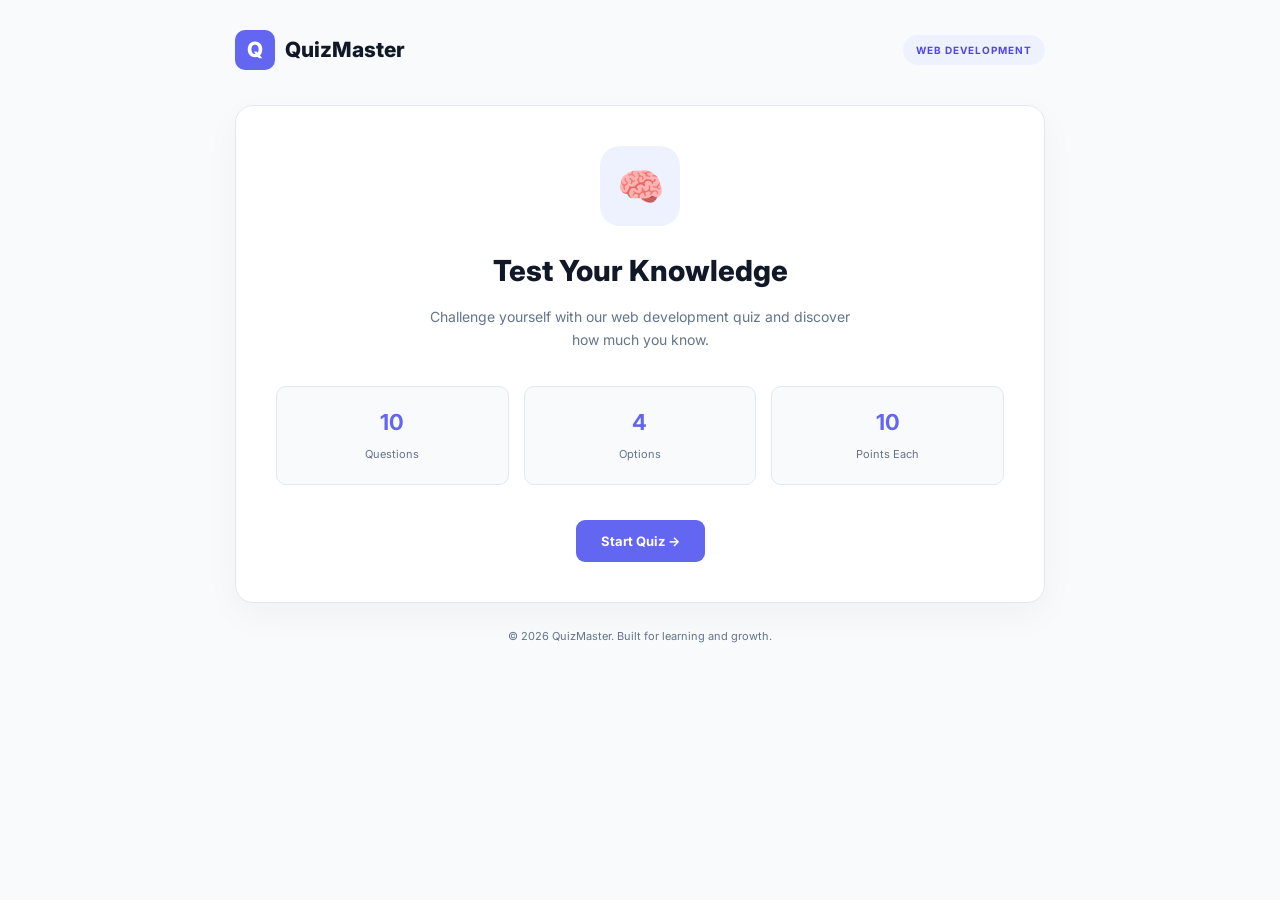
<file: Quiz-Application-04/index.html>
<!doctype html>
<html lang="en">
  <head>
    <meta charset="UTF-8" />

    <meta name="viewport" content="width=device-width, initial-scale=1.0" />

    <meta
      name="description"
      content="Test your web development knowledge with QuizMaster."
    />

    <title>QuizMaster | Test Your Knowledge</title>

    <!-- Google Fonts -->
    <link rel="preconnect" href="https://fonts.googleapis.com" />

    <link rel="preconnect" href="https://fonts.gstatic.com" crossorigin />

    <link
      href="https://fonts.googleapis.com/css2?family=Inter:wght@400;500;600;700;800&display=swap"
      rel="stylesheet"
    />

    <!-- CSS -->
    <link rel="stylesheet" href="css/style.css" />

    <!-- JavaScript -->
    <script src="js/script.js" defer></script>
  </head>

  <body>
    <main class="quiz-container">
      <!-- Application Header -->
      <header class="quiz-header">
        <div class="logo">
          <span class="logo-icon">Q</span>

          <span>QuizMaster</span>
        </div>

        <span class="category-badge"> WEB DEVELOPMENT </span>
      </header>

      <!-- Quiz Application -->
      <section class="quiz-card">
        <!-- Start Screen -->
        <div class="start-screen" id="startScreen">
          <div class="quiz-icon">🧠</div>

          <h1>Test Your Knowledge</h1>

          <p>
            Challenge yourself with our web development quiz and discover how
            much you know.
          </p>

          <div class="quiz-info">
            <div class="info-item">
              <strong>10</strong>
              <span>Questions</span>
            </div>

            <div class="info-item">
              <strong>4</strong>
              <span>Options</span>
            </div>

            <div class="info-item">
              <strong>10</strong>
              <span>Points Each</span>
            </div>
          </div>

          <button class="primary-button" id="startButton" type="button">
            Start Quiz →
          </button>
        </div>

        <!-- Quiz Screen -->
        <div class="quiz-screen hidden" id="quizScreen">
          <!-- Progress Header -->
          <div class="quiz-top">
            <span id="questionCounter"> Question 1 of 10 </span>

            <span id="progressPercentage"> 10% Completed </span>
          </div>

          <!-- Progress Bar -->
          <div
            class="progress-track"
            role="progressbar"
            aria-label="Quiz progress"
            aria-valuemin="0"
            aria-valuemax="10"
            aria-valuenow="0"
            id="progressBar"
          >
            <div class="progress-fill" id="progressFill"></div>
          </div>

          <!-- Question -->
          <div class="question-section">
            <h2 id="questionText">Question will appear here.</h2>
          </div>

          <!-- Answer Options -->
          <div class="options-container" id="optionsContainer"></div>

          <!-- Validation Message -->
          <p class="error-message hidden" id="errorMessage" role="alert">
            Please select an answer before continuing.
          </p>

          <!-- Quiz Controls -->
          <div class="quiz-controls">
            <button class="primary-button" id="nextButton" type="button">
              Next Question →
            </button>
          </div>
        </div>

        <!-- Result Screen -->
        <div class="result-screen hidden" id="resultScreen">
          <div class="result-icon">🏆</div>

          <h2>Quiz Completed!</h2>

          <p class="result-description">
            Congratulations on completing the quiz.
          </p>

          <div class="score-card">
            <span>Your Final Score</span>

            <h3 id="finalScore">0 / 100</h3>

            <p id="resultMessage">Keep learning and try again!</p>
          </div>

          <button class="primary-button" id="restartButton" type="button">
            ↻ Restart Quiz
          </button>
        </div>
      </section>

      <!-- Application Footer -->
      <footer class="quiz-footer">
        <p>&copy; 2026 QuizMaster. Built for learning and growth.</p>
      </footer>
    </main>
  </body>
</html>
</file>
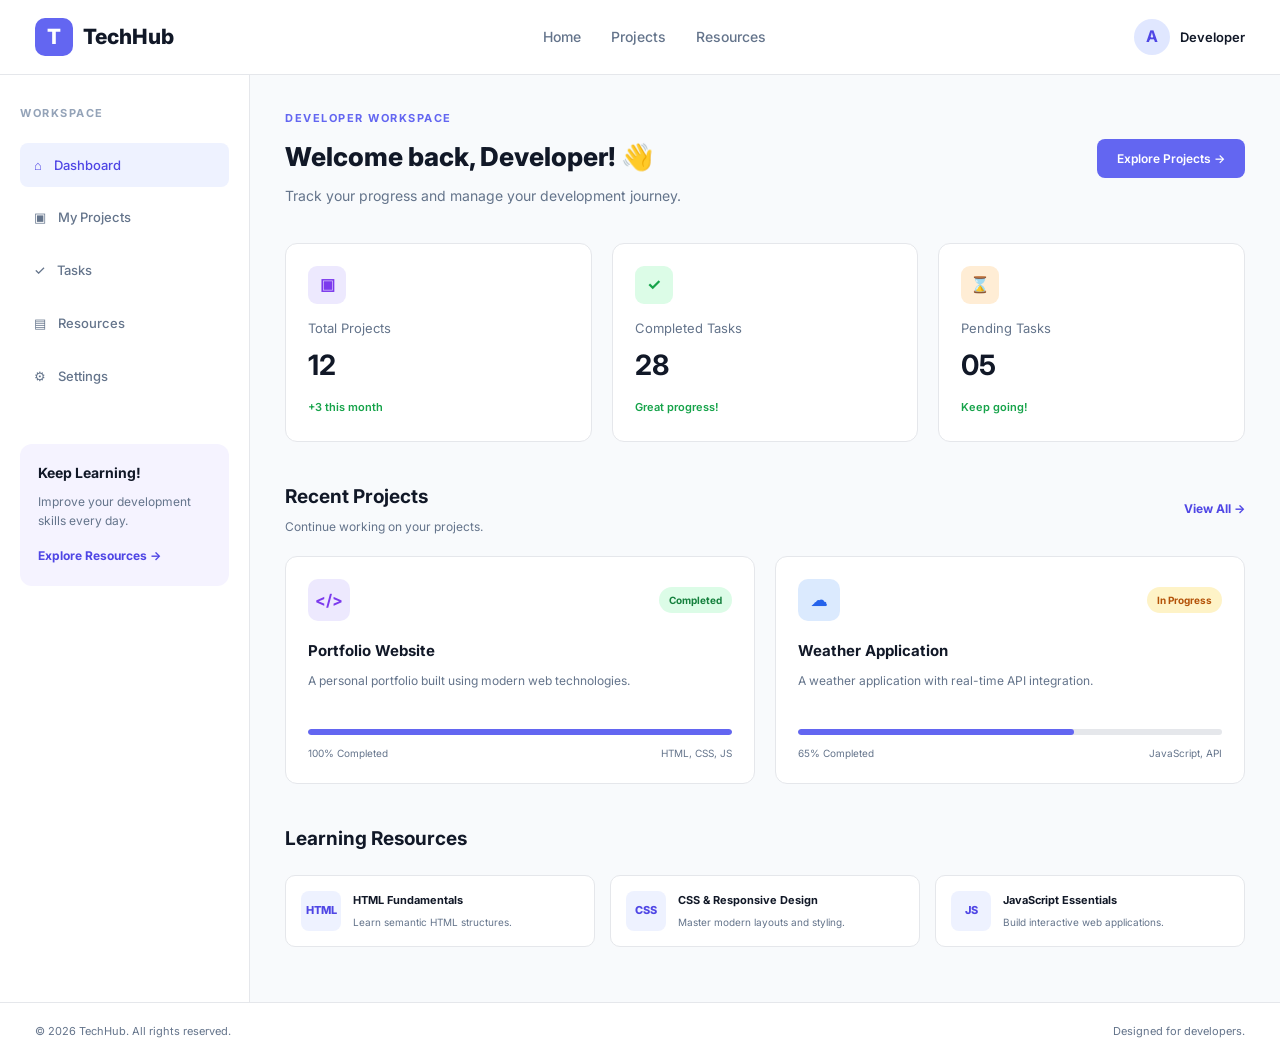
<file: Responsive-Layout-03/index.html>
<!doctype html>
<html lang="en">
  <head>
    <meta charset="UTF-8" />

    <meta name="viewport" content="width=device-width, initial-scale=1.0" />

    <meta
      name="description"
      content="TechHub developer dashboard with responsive layout."
    />

    <title>TechHub | Developer Dashboard</title>

    <!-- Google Fonts -->
    <link rel="preconnect" href="https://fonts.googleapis.com" />

    <link rel="preconnect" href="https://fonts.gstatic.com" crossorigin />

    <link
      href="https://fonts.googleapis.com/css2?family=Inter:wght@400;500;600;700;800&display=swap"
      rel="stylesheet"
    />

    <!-- CSS -->
    <link rel="stylesheet" href="css/style.css" />
  </head>

  <body>
    <!-- Main Page Layout -->
    <div class="page-layout">
      <!-- Header Section -->
      <header class="header">
        <div class="logo">
          <span class="logo-icon">T</span>
          <span>TechHub</span>
        </div>

        <nav class="header-nav" aria-label="Main navigation">
          <a href="#home">Home</a>
          <a href="#projects">Projects</a>
          <a href="#resources">Resources</a>
        </nav>

        <div class="profile">
          <span class="profile-avatar">A</span>

          <span class="profile-name"> Developer </span>
        </div>
      </header>

      <!-- Sidebar Section -->
      <aside class="sidebar">
        <div class="sidebar-heading">WORKSPACE</div>

        <nav aria-label="Sidebar navigation">
          <a href="#home" class="sidebar-link active">
            <span>⌂</span>
            Dashboard
          </a>

          <a href="#projects" class="sidebar-link">
            <span>▣</span>
            My Projects
          </a>

          <a href="#tasks" class="sidebar-link">
            <span>✓</span>
            Tasks
          </a>

          <a href="#resources" class="sidebar-link">
            <span>▤</span>
            Resources
          </a>

          <a href="#settings" class="sidebar-link">
            <span>⚙</span>
            Settings
          </a>
        </nav>

        <div class="sidebar-card">
          <h3>Keep Learning!</h3>

          <p>Improve your development skills every day.</p>

          <a href="#resources"> Explore Resources → </a>
        </div>
      </aside>

      <!-- Main Content Section -->
      <main class="main-content" id="home">
        <section class="welcome-section">
          <div>
            <p class="welcome-label">DEVELOPER WORKSPACE</p>

            <h1>Welcome back, Developer! 👋</h1>

            <p class="welcome-description">
              Track your progress and manage your development journey.
            </p>
          </div>

          <button class="primary-button" type="button" id="exploreButton">
            Explore Projects →
          </button>
        </section>

        <!-- Statistics Section -->
        <section class="stats-grid" aria-label="Project statistics">
          <article class="stat-card">
            <span class="stat-icon purple">▣</span>

            <p>Total Projects</p>

            <h2>12</h2>

            <span class="stat-note"> +3 this month </span>
          </article>

          <article class="stat-card">
            <span class="stat-icon green">✓</span>

            <p>Completed Tasks</p>

            <h2>28</h2>

            <span class="stat-note"> Great progress! </span>
          </article>

          <article class="stat-card">
            <span class="stat-icon orange">⌛</span>

            <p>Pending Tasks</p>

            <h2>05</h2>

            <span class="stat-note"> Keep going! </span>
          </article>
        </section>

        <!-- Projects Section -->
        <section class="projects-section" id="projects">
          <div class="section-heading">
            <div>
              <h2>Recent Projects</h2>

              <p>Continue working on your projects.</p>
            </div>

            <a href="#projects"> View All → </a>
          </div>

          <div class="project-grid">
            <article class="project-card">
              <div class="project-top">
                <span class="project-icon purple"> &lt;/&gt; </span>

                <span class="project-status"> Completed </span>
              </div>

              <h3>Portfolio Website</h3>

              <p>A personal portfolio built using modern web technologies.</p>

              <div class="progress-bar">
                <span style="width: 100%"></span>
              </div>

              <div class="project-footer">
                <span>100% Completed</span>
                <span>HTML, CSS, JS</span>
              </div>
            </article>

            <article class="project-card">
              <div class="project-top">
                <span class="project-icon blue"> ☁ </span>

                <span class="project-status ongoing"> In Progress </span>
              </div>

              <h3>Weather Application</h3>

              <p>A weather application with real-time API integration.</p>

              <div class="progress-bar">
                <span style="width: 65%"></span>
              </div>

              <div class="project-footer">
                <span>65% Completed</span>
                <span>JavaScript, API</span>
              </div>
            </article>
          </div>
        </section>

        <!-- Learning Resources -->
        <section class="resources-section" id="resources">
          <h2>Learning Resources</h2>

          <div class="resource-list">
            <article class="resource-item">
              <span class="resource-icon"> HTML </span>

              <div>
                <h3>HTML Fundamentals</h3>
                <p>Learn semantic HTML structures.</p>
              </div>
            </article>

            <article class="resource-item">
              <span class="resource-icon"> CSS </span>

              <div>
                <h3>CSS & Responsive Design</h3>
                <p>Master modern layouts and styling.</p>
              </div>
            </article>

            <article class="resource-item">
              <span class="resource-icon"> JS </span>

              <div>
                <h3>JavaScript Essentials</h3>
                <p>Build interactive web applications.</p>
              </div>
            </article>
          </div>
        </section>
      </main>

      <!-- Footer Section -->
      <footer class="footer">
        <p>&copy; 2026 TechHub. All rights reserved.</p>

        <p>Designed for developers.</p>
      </footer>
    </div>

    <!-- JavaScript Interaction -->
    <script>
      const exploreButton = document.getElementById("exploreButton");

      exploreButton.addEventListener("click", () => {
        document.getElementById("projects").scrollIntoView({
          behavior: "smooth",
        });
      });
    </script>
  </body>
</html>
</file>
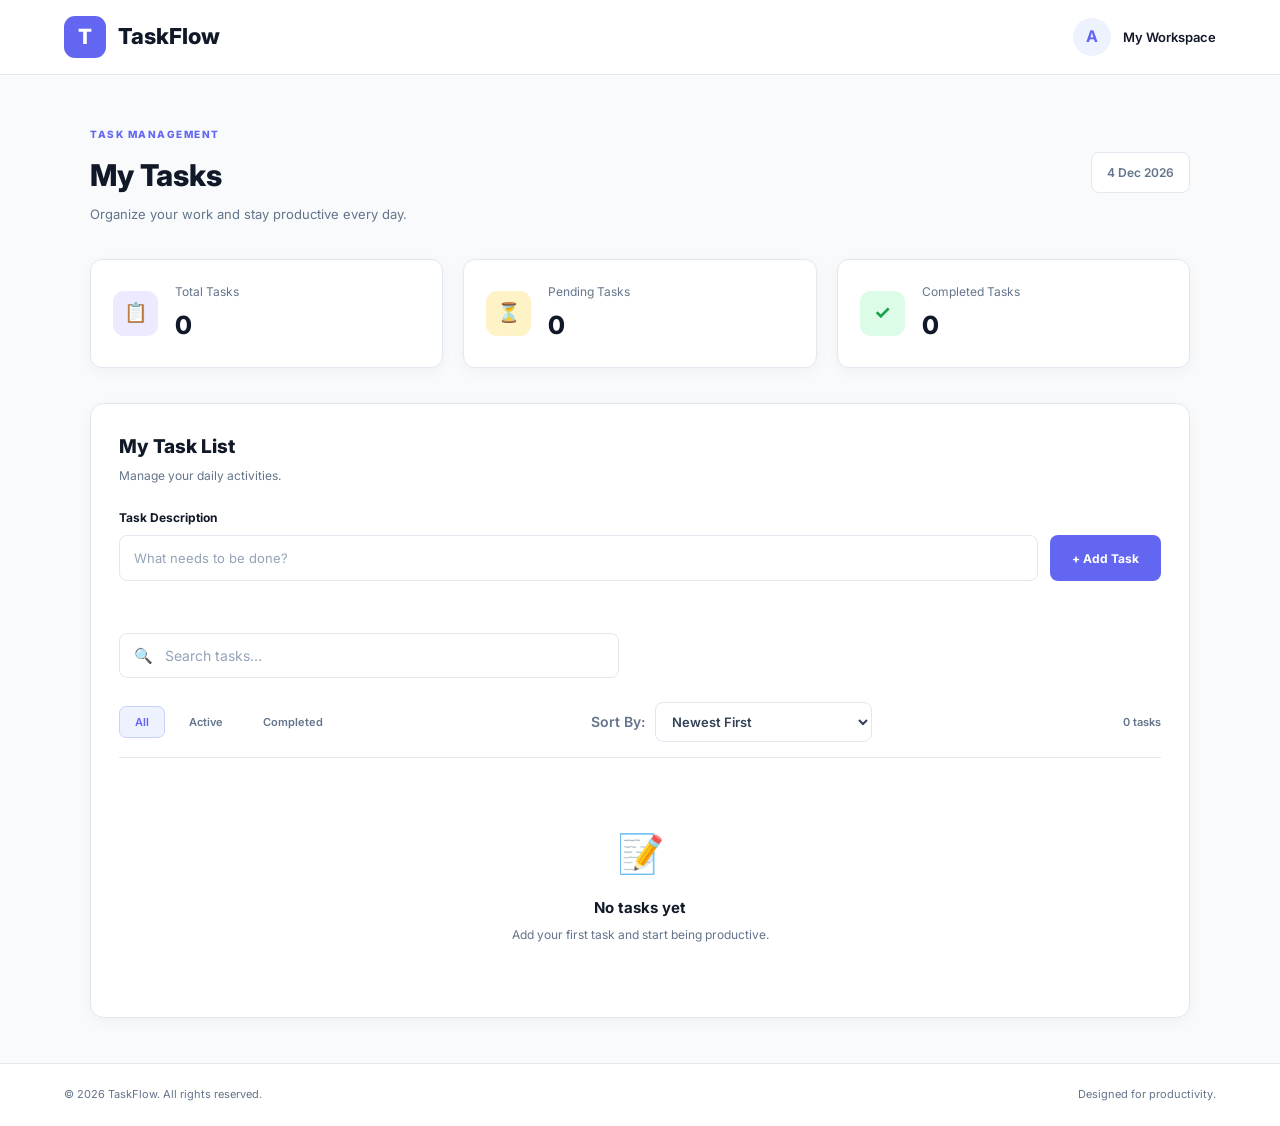
<file: Todo-Application-05/index.html>
<!doctype html>
<html lang="en">
  <head>
    <meta charset="UTF-8" />

    <meta name="viewport" content="width=device-width, initial-scale=1.0" />

    <meta
      name="description"
      content="TaskFlow is a simple and professional task management application."
    />

    <title>TaskFlow | Smart Task Manager</title>

    <!-- Google Fonts -->
    <link rel="preconnect" href="https://fonts.googleapis.com" />

    <link rel="preconnect" href="https://fonts.gstatic.com" crossorigin />

    <link
      href="https://fonts.googleapis.com/css2?family=Inter:wght@400;500;600;700;800&display=swap"
      rel="stylesheet"
    />

    <!-- Custom CSS -->
    <link rel="stylesheet" href="css/style.css" />

    <!-- JavaScript -->
    <script src="js/script.js" defer></script>
  </head>

  <body>
    <div class="app-container">
      <!-- =========================
             HEADER
        ========================== -->

      <header class="app-header">
        <div class="brand">
          <div class="brand-icon">T</div>

          <span>TaskFlow</span>
        </div>

        <div class="header-profile">
          <span class="profile-avatar">A</span>

          <span class="profile-name">My Workspace</span>
        </div>
      </header>

      <!-- =========================
             MAIN CONTENT
        ========================== -->

      <main class="main-content">
        <!-- Page Heading -->

        <section class="welcome-section">
          <div>
            <span class="section-label"> TASK MANAGEMENT </span>

            <h1>My Tasks</h1>

            <p>Organize your work and stay productive every day.</p>
          </div>

          <div class="today-date" id="todayDate"></div>
        </section>

        <!-- =========================
                 TASK STATISTICS
            ========================== -->

        <section class="stats-container">
          <article class="stat-card">
            <div class="stat-icon total-icon">📋</div>

            <div>
              <p>Total Tasks</p>

              <h2 id="totalTasks">0</h2>
            </div>
          </article>

          <article class="stat-card">
            <div class="stat-icon active-icon">⏳</div>

            <div>
              <p>Pending Tasks</p>

              <h2 id="pendingTasks">0</h2>
            </div>
          </article>

          <article class="stat-card">
            <div class="stat-icon completed-icon">✓</div>

            <div>
              <p>Completed Tasks</p>

              <h2 id="completedTasks">0</h2>
            </div>
          </article>
        </section>

        <!-- =========================
                 TASK MANAGEMENT SECTION
            ========================== -->

        <section class="task-section">
          <div class="task-heading">
            <div>
              <h2>My Task List</h2>

              <p>Manage your daily activities.</p>
            </div>
          </div>

          <!-- ADD TASK FORM -->

          <form id="taskForm" class="task-form">
            <div class="input-group">
              <label for="taskInput"> Task Description </label>

              <input
                type="text"
                id="taskInput"
                placeholder="What needs to be done?"
                maxlength="120"
                autocomplete="off"
                required
              />
            </div>

            <button type="submit" class="add-button" id="addButton">
              + Add Task
            </button>
          </form>

          <!-- VALIDATION MESSAGE -->

          <p
            id="errorMessage"
            class="error-message"
            role="alert"
            aria-live="polite"
          ></p>

          <!-- =========================
         TASK SEARCH
    ========================== -->

          <div class="search-container">
            <div class="search-input-group">
              <span class="search-icon">🔍</span>

              <input
                type="search"
                id="searchInput"
                placeholder="Search tasks..."
                autocomplete="off"
                aria-label="Search tasks by description"
              />

              <button
                type="button"
                id="clearSearch"
                class="clear-search-button"
                aria-label="Clear search"
                hidden
              >
                ✕
              </button>
            </div>

            <p
              id="searchResultsCount"
              class="search-results-count"
              aria-live="polite"
            ></p>
          </div>

          <!-- =========================
     TASK FILTERS & SORTING
========================== -->

          <div class="task-toolbar">
            <div class="filter-buttons">
              <button
                type="button"
                class="filter-button active"
                data-filter="all"
              >
                All
              </button>

              <button type="button" class="filter-button" data-filter="active">
                Active
              </button>

              <button
                type="button"
                class="filter-button"
                data-filter="completed"
              >
                Completed
              </button>
            </div>

            <!-- TASK SORTING -->

            <div class="sort-container">
              <label for="sortSelect">Sort By:</label>

              <select id="sortSelect" aria-label="Sort tasks">
                <option value="newest">Newest First</option>

                <option value="oldest">Oldest First</option>

                <option value="az">A – Z</option>

                <option value="za">Z – A</option>

                <option value="dueDate">Due Date (Earliest First)</option>
              </select>
            </div>

            <span id="taskCount">0 tasks</span>
          </div>
          <!-- =========================
                     TASK LIST
                ========================== -->

          <div class="task-list" id="taskList">
            <!-- JavaScript dynamically generates tasks here -->

            <div class="empty-state" id="emptyState">
              <div class="empty-icon">📝</div>

              <h3>No tasks yet</h3>

              <p>Add your first task and start being productive.</p>
            </div>
          </div>
        </section>
      </main>

      <!-- =========================
             FOOTER
        ========================== -->

      <footer class="app-footer">
        <p>&copy; 2026 TaskFlow. All rights reserved.</p>

        <p>Designed for productivity.</p>
      </footer>
    </div>
  </body>
</html>
</file>
<file: Quiz-Application-04/css/style.css>
/* =====================================
   1. CSS RESET
===================================== */

* {
    margin: 0;
    padding: 0;
    box-sizing: border-box;
}


/* =====================================
   2. ROOT VARIABLES
===================================== */

:root {

    --primary: #6366f1;
    --primary-dark: #4f46e5;

    --background: #f8fafc;
    --white: #ffffff;

    --text-primary: #111827;
    --text-secondary: #64748b;

    --border: #e2e8f0;

    --success: #16a34a;
    --danger: #dc2626;

}


/* =====================================
   3. GLOBAL STYLING
===================================== */

body {

    font-family: 'Inter', sans-serif;

    background: var(--background);

    color: var(--text-primary);

    min-height: 100vh;

    line-height: 1.6;

}


button {
    font-family: inherit;
}


/* =====================================
   4. MAIN CONTAINER
===================================== */

.quiz-container {

    width: 100%;

    max-width: 850px;

    margin: 0 auto;

    padding: 30px 20px;

}


/* =====================================
   5. HEADER
===================================== */

.quiz-header {

    display: flex;

    justify-content: space-between;

    align-items: center;

    margin-bottom: 35px;

}


.logo {

    display: flex;

    align-items: center;

    gap: 10px;

    font-size: 21px;

    font-weight: 800;

}


.logo-icon {

    width: 40px;

    height: 40px;

    display: grid;

    place-items: center;

    background: var(--primary);

    color: var(--white);

    border-radius: 10px;

}


.category-badge {

    padding: 7px 13px;

    background: #eef2ff;

    color: var(--primary-dark);

    border-radius: 20px;

    font-size: 10px;

    font-weight: 700;

    letter-spacing: 1px;

}


/* =====================================
   6. QUIZ CARD
===================================== */

.quiz-card {

    background: var(--white);

    border: 1px solid var(--border);

    border-radius: 18px;

    padding: 40px;

    box-shadow: 0 12px 35px rgba(0, 0, 0, 0.04);

}


/* =====================================
   7. START SCREEN
===================================== */

.start-screen {

    text-align: center;

}


.quiz-icon {

    width: 80px;

    height: 80px;

    display: grid;

    place-items: center;

    background: #eef2ff;

    border-radius: 20px;

    font-size: 38px;

    margin: 0 auto 22px;

}


.start-screen h1 {

    font-size: 29px;

    font-weight: 800;

    margin-bottom: 12px;

}


.start-screen > p {

    max-width: 450px;

    margin: 0 auto;

    color: var(--text-secondary);

    font-size: 14px;

}


/* =====================================
   8. QUIZ INFORMATION
===================================== */

.quiz-info {

    display: grid;

    grid-template-columns: repeat(3, 1fr);

    gap: 15px;

    margin: 35px 0;

}


.info-item {

    padding: 18px 10px;

    background: #f8fafc;

    border: 1px solid var(--border);

    border-radius: 10px;

}


.info-item strong {

    display: block;

    font-size: 22px;

    color: var(--primary);

}


.info-item span {

    color: var(--text-secondary);

    font-size: 11px;

}


/* =====================================
   9. PRIMARY BUTTON
===================================== */

.primary-button {

    padding: 13px 25px;

    border: none;

    border-radius: 9px;

    background: var(--primary);

    color: var(--white);

    font-size: 13px;

    font-weight: 700;

    cursor: pointer;

    transition: background 0.3s ease,
                transform 0.2s ease;

}


.primary-button:hover {

    background: var(--primary-dark);

    transform: translateY(-2px);

}


.primary-button:active {

    transform: scale(0.98);

}


.primary-button:focus-visible {

    outline: 3px solid #a5b4fc;

    outline-offset: 3px;

}


/* =====================================
   10. QUIZ SCREEN
===================================== */

.quiz-top {

    display: flex;

    justify-content: space-between;

    gap: 12px;

    color: var(--text-secondary);

    font-size: 12px;

    font-weight: 600;

    margin-bottom: 12px;

}


/* Progress Bar */

.progress-track {

    width: 100%;

    height: 8px;

    background: #e5e7eb;

    border-radius: 20px;

    overflow: hidden;

}


.progress-fill {

    width: 0%;

    height: 100%;

    background: var(--primary);

    border-radius: inherit;

    transition: width 0.3s ease;

}


/* =====================================
   11. QUESTION SECTION
===================================== */

.question-section {

    margin: 35px 0 25px;

}


.question-section h2 {

    font-size: 21px;

    font-weight: 700;

    line-height: 1.5;

}


/* =====================================
   12. ANSWER OPTIONS
===================================== */

.options-container {

    display: flex;

    flex-direction: column;

    gap: 13px;

}


.option-button {

    display: flex;

    align-items: center;

    gap: 14px;

    width: 100%;

    padding: 16px;

    border: 1px solid var(--border);

    border-radius: 10px;

    background: var(--white);

    color: var(--text-primary);

    text-align: left;

    font-size: 13px;

    cursor: pointer;

    transition: all 0.2s ease;

}


.option-button:hover:not(:disabled) {

    border-color: var(--primary);

    background: #f5f3ff;

}


.option-letter {

    width: 30px;

    height: 30px;

    display: grid;

    place-items: center;

    flex-shrink: 0;

    background: #f1f5f9;

    color: var(--text-secondary);

    border-radius: 7px;

    font-size: 12px;

    font-weight: 700;

}


.option-button.selected {

    border-color: var(--primary);

    background: #eef2ff;

}


.option-button.selected .option-letter {

    background: var(--primary);

    color: var(--white);

}


/* =====================================
   13. VALIDATION MESSAGE
===================================== */

.error-message {

    margin-top: 15px;

    color: var(--danger);

    font-size: 12px;

    font-weight: 500;

}


/* =====================================
   14. QUIZ CONTROLS
===================================== */

.quiz-controls {

    display: flex;

    justify-content: flex-end;

    margin-top: 30px;

}


/* =====================================
   15. RESULT SCREEN
===================================== */

.result-screen {

    text-align: center;

}


.result-icon {

    font-size: 65px;

    margin-bottom: 15px;

}


.result-screen h2 {

    font-size: 28px;

    margin-bottom: 8px;

}


.result-description {

    color: var(--text-secondary);

    font-size: 13px;

}


.score-card {

    margin: 30px 0;

    padding: 25px;

    background: #eef2ff;

    border-radius: 14px;

}


.score-card > span {

    color: var(--text-secondary);

    font-size: 12px;

}


.score-card h3 {

    color: var(--primary-dark);

    font-size: 38px;

    margin: 8px 0;

}


.score-card p {

    color: var(--text-secondary);

    font-size: 12px;

}


/* =====================================
   16. FOOTER
===================================== */

.quiz-footer {

    text-align: center;

    padding: 25px 10px;

    color: var(--text-secondary);

    font-size: 11px;

}


/* =====================================
   17. UTILITY CLASS
===================================== */

.hidden {

    display: none !important;

}


/* =====================================
   18. RESPONSIVE DESIGN
===================================== */

@media (max-width: 600px) {

    .quiz-container {

        padding: 20px 15px;

    }


    .quiz-header {

        margin-bottom: 25px;

    }


    .logo {

        font-size: 18px;

    }


    .category-badge {

        font-size: 8px;

        padding: 6px 9px;

    }


    .quiz-card {

        padding: 25px 18px;

    }


    .start-screen h1 {

        font-size: 23px;

    }


    .question-section h2 {

        font-size: 18px;

    }


    .option-button {

        padding: 13px;

    }


    .quiz-top {

        font-size: 10px;

    }


    .quiz-info {

        gap: 8px;

    }

}
</file>
<file: Responsive-Layout-03/css/style.css>
/* =========================================
   1. CSS RESET
========================================= */

* {
    margin: 0;
    padding: 0;
    box-sizing: border-box;
}


/* =========================================
   2. ROOT VARIABLES
========================================= */

:root {

    --primary: #6366f1;
    --primary-dark: #4f46e5;

    --background: #f8fafc;
    --white: #ffffff;

    --text-primary: #111827;
    --text-secondary: #64748b;

    --border: #e5e7eb;

    --success: #16a34a;

}


/* =========================================
   3. GLOBAL STYLING
========================================= */

html {
    scroll-behavior: smooth;
}

body {

    font-family: 'Inter', sans-serif;

    background: var(--background);

    color: var(--text-primary);

    line-height: 1.6;

}


/* =========================================
   4. MAIN PAGE GRID
========================================= */

.page-layout {

    min-height: 100vh;

    display: grid;

    grid-template-columns: 250px minmax(0, 1fr);

    grid-template-rows: 75px 1fr auto;

}


/* =========================================
   5. HEADER
========================================= */

.header {

    grid-column: 1 / -1;

    grid-row: 1;

    display: flex;

    justify-content: space-between;

    align-items: center;

    padding: 0 35px;

    background: var(--white);

    border-bottom: 1px solid var(--border);

}


.logo {

    display: flex;

    align-items: center;

    gap: 10px;

    font-size: 21px;

    font-weight: 800;

}


.logo-icon {

    width: 38px;

    height: 38px;

    display: grid;

    place-items: center;

    background: var(--primary);

    color: var(--white);

    border-radius: 10px;

}


.header-nav {

    display: flex;

    gap: 30px;

}


.header-nav a {

    text-decoration: none;

    color: var(--text-secondary);

    font-size: 14px;

    font-weight: 500;

    transition: color 0.3s ease;

}


.header-nav a:hover {

    color: var(--primary);

}


.profile {

    display: flex;

    align-items: center;

    gap: 10px;

}


.profile-avatar {

    width: 36px;

    height: 36px;

    display: grid;

    place-items: center;

    background: #e0e7ff;

    color: var(--primary-dark);

    border-radius: 50%;

    font-weight: 700;

}


.profile-name {

    font-size: 13px;

    font-weight: 600;

}


/* =========================================
   6. SIDEBAR
========================================= */

.sidebar {

    grid-column: 1;

    grid-row: 2;

    background: var(--white);

    padding: 30px 20px;

    border-right: 1px solid var(--border);

}


.sidebar-heading {

    font-size: 11px;

    font-weight: 700;

    color: #94a3b8;

    letter-spacing: 1.5px;

    margin-bottom: 20px;

}


.sidebar nav {

    display: flex;

    flex-direction: column;

    gap: 8px;

}


.sidebar-link {

    display: flex;

    align-items: center;

    gap: 12px;

    padding: 12px 14px;

    border-radius: 8px;

    text-decoration: none;

    color: var(--text-secondary);

    font-size: 13px;

    font-weight: 500;

    transition: all 0.3s ease;

}


.sidebar-link:hover,
.sidebar-link.active {

    background: #eef2ff;

    color: var(--primary-dark);

}


.sidebar-card {

    margin-top: 45px;

    padding: 18px;

    background: #f5f3ff;

    border-radius: 12px;

}


.sidebar-card h3 {

    font-size: 14px;

    margin-bottom: 8px;

}


.sidebar-card p {

    font-size: 12px;

    color: var(--text-secondary);

    margin-bottom: 12px;

}


.sidebar-card a {

    color: var(--primary-dark);

    font-size: 12px;

    font-weight: 700;

    text-decoration: none;

}


/* =========================================
   7. MAIN CONTENT
========================================= */

.main-content {

    grid-column: 2;

    grid-row: 2;

    min-width: 0;

    padding: 35px;

}


.welcome-section {

    display: flex;

    justify-content: space-between;

    align-items: center;

    gap: 20px;

    margin-bottom: 35px;

}


.welcome-label {

    color: var(--primary);

    font-size: 11px;

    font-weight: 700;

    letter-spacing: 1.5px;

    margin-bottom: 8px;

}


.welcome-section h1 {

    font-size: 26px;

    font-weight: 800;

    margin-bottom: 8px;

}


.welcome-description {

    color: var(--text-secondary);

    font-size: 14px;

}


.primary-button {

    padding: 12px 20px;

    border: none;

    border-radius: 8px;

    background: var(--primary);

    color: var(--white);

    font-family: inherit;

    font-weight: 600;

    font-size: 12px;

    cursor: pointer;

    transition: background 0.3s ease;

}


.primary-button:hover {

    background: var(--primary-dark);

}


/* =========================================
   8. STATISTICS GRID
========================================= */

.stats-grid {

    display: grid;

    grid-template-columns: repeat(3, minmax(0, 1fr));

    gap: 20px;

    margin-bottom: 40px;

}


.stat-card {

    padding: 22px;

    background: var(--white);

    border: 1px solid var(--border);

    border-radius: 12px;

    transition: transform 0.3s ease,
                box-shadow 0.3s ease;

}


.stat-card:hover {

    transform: translateY(-4px);

    box-shadow: 0 10px 25px rgba(0, 0, 0, 0.05);

}


.stat-icon {

    width: 38px;

    height: 38px;

    display: grid;

    place-items: center;

    border-radius: 9px;

    font-weight: 700;

    margin-bottom: 14px;

}


.purple {

    background: #ede9fe;

    color: #7c3aed;

}


.green {

    background: #dcfce7;

    color: #16a34a;

}


.orange {

    background: #ffedd5;

    color: #ea580c;

}


.blue {

    background: #dbeafe;

    color: #2563eb;

}


.stat-card p {

    color: var(--text-secondary);

    font-size: 13px;

}


.stat-card h2 {

    font-size: 28px;

    margin: 5px 0;

}


.stat-note {

    color: var(--success);

    font-size: 11px;

    font-weight: 600;

}


/* =========================================
   9. PROJECT SECTION
========================================= */

.projects-section {

    margin-bottom: 40px;

}


.section-heading {

    display: flex;

    justify-content: space-between;

    align-items: center;

    margin-bottom: 20px;

}


.section-heading h2,
.resources-section h2 {

    font-size: 19px;

    margin-bottom: 5px;

}


.section-heading p {

    color: var(--text-secondary);

    font-size: 12px;

}


.section-heading a {

    color: var(--primary-dark);

    font-size: 12px;

    font-weight: 700;

    text-decoration: none;

}


.project-grid {

    display: grid;

    grid-template-columns: repeat(2, minmax(0, 1fr));

    gap: 20px;

}


.project-card {

    padding: 22px;

    background: var(--white);

    border: 1px solid var(--border);

    border-radius: 12px;

}


.project-top {

    display: flex;

    justify-content: space-between;

    align-items: center;

    margin-bottom: 18px;

}


.project-icon {

    width: 42px;

    height: 42px;

    display: grid;

    place-items: center;

    border-radius: 10px;

    font-weight: 700;

}


.project-status {

    padding: 5px 10px;

    border-radius: 20px;

    background: #dcfce7;

    color: #15803d;

    font-size: 10px;

    font-weight: 700;

}


.project-status.ongoing {

    background: #fef3c7;

    color: #b45309;

}


.project-card h3 {

    font-size: 15px;

    margin-bottom: 8px;

}


.project-card p {

    color: var(--text-secondary);

    font-size: 12px;

    min-height: 40px;

}


.progress-bar {

    height: 6px;

    background: #e5e7eb;

    border-radius: 10px;

    overflow: hidden;

    margin: 18px 0 10px;

}


.progress-bar span {

    display: block;

    height: 100%;

    background: var(--primary);

    border-radius: inherit;

}


.project-footer {

    display: flex;

    justify-content: space-between;

    gap: 10px;

    color: var(--text-secondary);

    font-size: 10px;

}


/* =========================================
   10. LEARNING RESOURCES
========================================= */

.resources-section {

    margin-bottom: 20px;

}


.resource-list {

    display: grid;

    grid-template-columns: repeat(3, minmax(0, 1fr));

    gap: 15px;

    margin-top: 20px;

}


.resource-item {

    display: flex;

    align-items: center;

    gap: 12px;

    padding: 15px;

    background: var(--white);

    border: 1px solid var(--border);

    border-radius: 10px;

}


.resource-icon {

    width: 40px;

    height: 40px;

    display: grid;

    place-items: center;

    background: #eef2ff;

    color: var(--primary-dark);

    border-radius: 8px;

    font-size: 11px;

    font-weight: 800;

}


.resource-item h3 {

    font-size: 11px;

    margin-bottom: 4px;

}


.resource-item p {

    font-size: 10px;

    color: var(--text-secondary);

}


/* =========================================
   11. FOOTER
========================================= */

.footer {

    grid-column: 1 / -1;

    grid-row: 3;

    display: flex;

    justify-content: space-between;

    align-items: center;

    padding: 20px 35px;

    background: var(--white);

    border-top: 1px solid var(--border);

}


.footer p {

    color: var(--text-secondary);

    font-size: 11px;

}


/* =========================================
   12. TABLET RESPONSIVENESS
========================================= */

@media (max-width: 1024px) {

    .page-layout {

        grid-template-columns: 210px minmax(0, 1fr);

    }

    .main-content {

        padding: 25px;

    }

    .stats-grid {

        gap: 12px;

    }

    .resource-list {

        grid-template-columns: 1fr;

    }

}


/* =========================================
   13. MOBILE RESPONSIVENESS
========================================= */

@media (max-width: 768px) {

    .page-layout {

        grid-template-columns: 1fr;

        grid-template-rows: auto auto 1fr auto;

    }


    /* Header */

    .header {

        grid-column: 1;

        grid-row: 1;

        padding: 18px;

        flex-wrap: wrap;

        gap: 15px;

    }


    .header-nav {

        order: 3;

        width: 100%;

        justify-content: center;

        gap: 20px;

    }


    .profile-name {

        display: none;

    }


    /* Sidebar */

    .sidebar {

        grid-column: 1;

        grid-row: 2;

        padding: 15px;

        border-right: none;

        border-bottom: 1px solid var(--border);

    }


    .sidebar-heading,
    .sidebar-card {

        display: none;

    }


    .sidebar nav {

        flex-direction: row;

        justify-content: center;

        flex-wrap: wrap;

        gap: 6px;

    }


    .sidebar-link {

        padding: 9px 12px;

        font-size: 11px;

    }


    /* Main Content */

    .main-content {

        grid-column: 1;

        grid-row: 3;

        padding: 22px 16px;

    }


    .welcome-section {

        align-items: flex-start;

        flex-direction: column;

    }


    .welcome-section h1 {

        font-size: 21px;

    }


    .stats-grid {

        grid-template-columns: 1fr;

    }


    .project-grid {

        grid-template-columns: 1fr;

    }


    .resource-list {

        grid-template-columns: 1fr;

    }


    /* Footer */

    .footer {

        grid-column: 1;

        grid-row: 4;

        flex-direction: column;

        gap: 8px;

        text-align: center;

        padding: 20px;

    }

}


/* =========================================
   14. SMALL MOBILE DEVICES
========================================= */

@media (max-width: 380px) {

    .header-nav {

        gap: 12px;

    }

    .header-nav a {

        font-size: 11px;

    }

    .sidebar-link {

        font-size: 10px;

        padding: 8px;

    }

    .main-content {

        padding: 18px 12px;

    }

    .welcome-section h1 {

        font-size: 18px;

    }

}
</file>
<file: Todo-Application-05/css/style.css>
/* ==========================================
   TASKFLOW - SMART TASK MANAGER
   Version: 1.0
   Technology: CSS3
========================================== */


/* ==========================================
   1. CSS RESET
========================================== */

* {
    margin: 0;
    padding: 0;
    box-sizing: border-box;
}


/* ==========================================
   2. ROOT VARIABLES
========================================== */

:root {
    --primary: #6366f1;
    --primary-dark: #4f46e5;
    --primary-light: #eef2ff;

    --background: #f8fafc;
    --white: #ffffff;

    --text-primary: #111827;
    --text-secondary: #64748b;

    --border: #e2e8f0;

    --success: #16a34a;
    --success-light: #dcfce7;

    --warning: #d97706;
    --warning-light: #fef3c7;

    --danger: #dc2626;
    --danger-light: #fee2e2;

    --shadow: 0 4px 15px rgba(0, 0, 0, 0.04);
}


/* ==========================================
   3. GLOBAL STYLES
========================================== */

body {
    font-family: 'Inter', sans-serif;

    background: var(--background);

    color: var(--text-primary);

    min-height: 100vh;

    line-height: 1.6;
}

button,
input {
    font-family: inherit;
}

button {
    cursor: pointer;
}


/* ==========================================
   4. APPLICATION CONTAINER
========================================== */

.app-container {
    width: 100%;
    min-height: 100vh;

    display: flex;
    flex-direction: column;
}


/* ==========================================
   5. HEADER
========================================== */

.app-header {
    height: 75px;

    padding: 0 5%;

    background: var(--white);

    border-bottom: 1px solid var(--border);

    display: flex;
    justify-content: space-between;
    align-items: center;
}

.brand {
    display: flex;
    align-items: center;
    gap: 12px;

    font-size: 22px;
    font-weight: 800;
}

.brand-icon {
    width: 42px;
    height: 42px;

    display: grid;
    place-items: center;

    background: var(--primary);

    color: var(--white);

    border-radius: 11px;

    font-size: 21px;
}

.header-profile {
    display: flex;
    align-items: center;
    gap: 12px;
}

.profile-avatar {
    width: 38px;
    height: 38px;

    display: grid;
    place-items: center;

    background: var(--primary-light);

    color: var(--primary);

    border-radius: 50%;

    font-weight: 700;
}

.profile-name {
    font-size: 13px;
    font-weight: 600;
}


/* ==========================================
   6. MAIN CONTENT
========================================== */

.main-content {
    width: 100%;
    max-width: 1150px;

    margin: 0 auto;

    padding: 45px 25px;

    flex: 1;
}


/* ==========================================
   7. WELCOME SECTION
========================================== */

.welcome-section {
    display: flex;
    justify-content: space-between;
    align-items: center;

    gap: 20px;

    margin-bottom: 35px;
}

.section-label {
    color: var(--primary);

    font-size: 10px;
    font-weight: 800;

    letter-spacing: 1.5px;
}

.welcome-section h1 {
    font-size: 30px;
    font-weight: 800;

    margin: 5px 0;
}

.welcome-section p {
    color: var(--text-secondary);
    font-size: 13px;
}

.today-date {
    color: var(--text-secondary);

    background: var(--white);

    border: 1px solid var(--border);

    padding: 10px 15px;

    border-radius: 8px;

    font-size: 12px;
    font-weight: 600;
}


/* ==========================================
   8. STATISTICS CARDS
========================================== */

.stats-container {
    display: grid;

    grid-template-columns: repeat(3, 1fr);

    gap: 20px;

    margin-bottom: 35px;
}

.stat-card {
    background: var(--white);

    border: 1px solid var(--border);

    border-radius: 12px;

    padding: 22px;

    display: flex;
    align-items: center;

    gap: 17px;

    box-shadow: var(--shadow);

    transition: transform 0.25s ease,
                box-shadow 0.25s ease;
}

.stat-card:hover {
    transform: translateY(-4px);

    box-shadow: 0 8px 22px rgba(0, 0, 0, 0.07);
}

.stat-icon {
    width: 45px;
    height: 45px;

    display: grid;
    place-items: center;

    border-radius: 11px;

    font-size: 19px;
    font-weight: 700;
}

.total-icon {
    background: #ede9fe;
    color: #7c3aed;
}

.active-icon {
    background: var(--warning-light);
    color: var(--warning);
}

.completed-icon {
    background: var(--success-light);
    color: var(--success);
}

.stat-card p {
    color: var(--text-secondary);
    font-size: 12px;
}

.stat-card h2 {
    font-size: 25px;
    font-weight: 800;

    margin-top: 3px;
}


/* ==========================================
   9. TASK SECTION
========================================== */

.task-section {
    background: var(--white);

    border: 1px solid var(--border);

    border-radius: 14px;

    padding: 28px;

    box-shadow: var(--shadow);
}

.task-heading {
    margin-bottom: 23px;
}

.task-heading h2 {
    font-size: 19px;
    font-weight: 800;
}

.task-heading p {
    color: var(--text-secondary);
    font-size: 12px;

    margin-top: 4px;
}


/* ==========================================
   10. TASK FORM
========================================== */

.task-form {
    display: flex;

    align-items: flex-end;

    gap: 12px;
}

.input-group {
    flex: 1;
}

.input-group label {
    display: block;

    margin-bottom: 8px;

    font-size: 12px;
    font-weight: 700;
}

.input-group input {
    width: 100%;
    height: 46px;

    padding: 0 14px;

    background: #ffffff;

    border: 1px solid var(--border);

    border-radius: 8px;

    outline: none;

    font-size: 13px;

    transition: border-color 0.2s ease,
                box-shadow 0.2s ease;
}

.input-group input::placeholder {
    color: #94a3b8;
}

.input-group input:focus {
    border-color: var(--primary);

    box-shadow: 0 0 0 3px rgba(99, 102, 241, 0.12);
}


/* Add Button */

.add-button {
    height: 46px;

    padding: 0 22px;

    background: var(--primary);

    color: var(--white);

    border: none;

    border-radius: 8px;

    font-size: 12px;
    font-weight: 700;

    transition: background 0.2s ease,
                transform 0.2s ease;
}

.add-button:hover {
    background: var(--primary-dark);

    transform: translateY(-2px);
}


/* ==========================================
   11. ERROR MESSAGE
========================================== */

.error-message {
    min-height: 20px;

    margin-top: 8px;

    color: var(--danger);

    font-size: 11px;
    font-weight: 500;
}


/* ==========================================
   12. TASK TOOLBAR
========================================== */

.task-toolbar {
    display: flex;

    justify-content: space-between;
    align-items: center;

    gap: 15px;

    margin: 20px 0;

    padding-bottom: 15px;

    border-bottom: 1px solid var(--border);
}

.filter-buttons {
    display: flex;

    align-items: center;

    gap: 8px;
}

.filter-button {
    padding: 8px 15px;

    background: transparent;

    border: 1px solid transparent;

    border-radius: 7px;

    color: var(--text-secondary);

    font-size: 11px;
    font-weight: 600;

    transition: all 0.2s ease;
}

.filter-button:hover {
    background: var(--primary-light);

    color: var(--primary);
}

.filter-button.active {
    background: var(--primary-light);

    color: var(--primary);

    border-color: #c7d2fe;
}

#taskCount {
    color: var(--text-secondary);

    font-size: 11px;
    font-weight: 600;
}


/* ==========================================
   13. TASK LIST
========================================== */

.task-list {
    display: flex;

    flex-direction: column;

    gap: 12px;
}


/* Task Card */

.task-item {
    display: flex;

    align-items: center;
    justify-content: space-between;

    gap: 15px;

    padding: 16px;

    background: var(--white);

    border: 1px solid var(--border);

    border-radius: 10px;

    transition: border-color 0.2s ease,
                background 0.2s ease;
}

.task-item:hover {
    border-color: #c7d2fe;

    background: #fcfcff;
}

.task-details {
    display: flex;

    align-items: center;

    gap: 13px;

    min-width: 0;
}

.task-checkbox {
    width: 19px;
    height: 19px;

    accent-color: var(--primary);

    flex-shrink: 0;

    cursor: pointer;
}

.task-text {
    font-size: 13px;
    font-weight: 500;

    overflow-wrap: anywhere;
}

.task-text.completed {
    color: #94a3b8;

    text-decoration: line-through;
}


/* Task Actions */

.task-actions {
    display: flex;

    align-items: center;

    gap: 8px;

    flex-shrink: 0;
}

.action-button {
    padding: 7px 11px;

    border: none;

    border-radius: 6px;

    font-size: 11px;
    font-weight: 600;

    transition: background 0.2s ease;
}

.edit-button {
    background: var(--primary-light);

    color: var(--primary-dark);
}

.edit-button:hover {
    background: #ddd6fe;
}

.delete-button {
    background: var(--danger-light);

    color: var(--danger);
}

.delete-button:hover {
    background: #fecaca;
}


/* ==========================================
   14. EMPTY STATE
========================================== */

.empty-state {
    text-align: center;

    padding: 45px 15px;
}

.empty-icon {
    font-size: 38px;

    margin-bottom: 12px;
}

.empty-state h3 {
    font-size: 15px;

    margin-bottom: 5px;
}

.empty-state p {
    color: var(--text-secondary);

    font-size: 12px;
}


/* ==========================================
   15. FOOTER
========================================== */

.app-footer {
    display: flex;

    justify-content: space-between;
    align-items: center;

    gap: 15px;

    padding: 22px 5%;

    background: var(--white);

    border-top: 1px solid var(--border);

    color: var(--text-secondary);

    font-size: 11px;
}


/* ==========================================
   16. RESPONSIVE DESIGN
========================================== */

@media (max-width: 768px) {

    .main-content {
        padding: 30px 20px;
    }

    .stats-container {
        grid-template-columns: repeat(2, 1fr);
    }

    .stats-container .stat-card:last-child {
        grid-column: span 2;
    }

    .welcome-section h1 {
        font-size: 26px;
    }

}


@media (max-width: 550px) {

    .app-header {
        height: 65px;

        padding: 0 18px;
    }

    .brand {
        font-size: 19px;
    }

    .profile-name {
        display: none;
    }

    .main-content {
        padding: 25px 15px;
    }

    .welcome-section {
        align-items: flex-start;

        flex-direction: column;
    }

    .welcome-section h1 {
        font-size: 25px;
    }

    .stats-container {
        grid-template-columns: 1fr;

        gap: 12px;
    }

    .stats-container .stat-card:last-child {
        grid-column: auto;
    }

    .stat-card {
        padding: 17px;
    }

    .task-section {
        padding: 20px 15px;
    }

    .task-form {
        flex-direction: column;

        align-items: stretch;
    }

    .add-button {
        width: 100%;
    }

    .task-toolbar {
        align-items: flex-start;

        flex-direction: column;
    }

    .filter-buttons {
        width: 100%;

        justify-content: space-between;

        gap: 3px;
    }

    .filter-button {
        padding: 8px 10px;
    }

    .task-item {
        align-items: flex-start;

        flex-direction: column;
    }

    .task-actions {
        align-self: flex-end;
    }

    .app-footer {
        align-items: center;

        flex-direction: column;

        text-align: center;
    }

}

/* ==========================================
   TASK STATUS
========================================== */

.task-status {
    padding: 6px 12px;

    background: var(--warning-light);

    color: var(--warning);

    border-radius: 20px;

    font-size: 10px;

    font-weight: 700;

    white-space: nowrap;
}


/* Task checkbox alignment */

.task-checkbox:disabled {
    opacity: 1;
    cursor: default;
}

/* ==========================================
   TASK ACTION HOVER EFFECTS
========================================== */

.action-button {
    transition:
        background 0.2s ease,
        transform 0.2s ease;
}

.action-button:hover {
    transform: translateY(-2px);
}

.action-button:active {
    transform: scale(0.96);
}

/* ==========================================
   COMPLETED TASK STYLING
========================================== */

.task-text.completed {

    color: #94a3b8;

    text-decoration: line-through;

    opacity: 0.75;

}


/* Completed Status Badge */

.task-status.completed-status {

    background: var(--success-light);

    color: var(--success);

}


/* Checkbox Interaction */

.task-checkbox {

    width: 19px;

    height: 19px;

    accent-color: var(--primary);

    cursor: pointer;

    flex-shrink: 0;

}

/* Completed Task Visual State */

.task-item:has(.task-checkbox:checked) {
    background: #fcfcff;
}

.task-checkbox:focus-visible,
.filter-button:focus-visible,
.action-button:focus-visible {
    outline: 2px solid var(--primary);
    outline-offset: 3px;
}

/* ==========================================
   STEP 12 - TASK SEARCH
========================================== */

.search-container {
  margin: 24px 0;
}

.search-input-group {
  position: relative;
  display: flex;
  align-items: center;
  width: 100%;
  max-width: 500px;
}

.search-input-group input {
  width: 100%;
  padding: 13px 45px;
  border: 1px solid #e2e8f0;
  border-radius: 8px;
  outline: none;
  font-family: inherit;
  font-size: 14px;
  color: #1e293b;
  background-color: #ffffff;
  transition: border-color 0.2s ease, box-shadow 0.2s ease;
}

.search-input-group input:focus {
  border-color: #6366f1;
  box-shadow: 0 0 0 3px rgba(99, 102, 241, 0.12);
}

.search-input-group input::placeholder {
  color: #94a3b8;
}

.search-icon {
  position: absolute;
  left: 15px;
  font-size: 15px;
  pointer-events: none;
}

.clear-search-button {
  position: absolute;
  right: 12px;
  border: none;
  background: transparent;
  color: #64748b;
  font-size: 16px;
  cursor: pointer;
  padding: 4px;
  transition: color 0.2s ease;
}

.clear-search-button:hover {
  color: #ef4444;
}

.search-results-count {
  margin-top: 8px;
  font-size: 12px;
  color: #64748b;
}

/* Hide clear button when not needed */

.clear-search-button[hidden] {
  display: none;
}

/* ==========================================
   TASKFLOW - TASK SORTING
========================================== */

.sort-container {
    display: flex;
    align-items: center;
    gap: 10px;
}

.sort-container label {
    font-size: 14px;
    font-weight: 600;
    color: #64748b;
    white-space: nowrap;
}

.sort-container select {
    min-width: 180px;
    padding: 10px 36px 10px 12px;

    font-family: inherit;
    font-size: 13px;
    font-weight: 600;

    color: #334155;
    background-color: #ffffff;

    border: 1px solid #e2e8f0;
    border-radius: 8px;

    cursor: pointer;
    outline: none;

    transition: all 0.2s ease;
}

/* Hover Effect */

.sort-container select:hover {
    border-color: #6366f1;
}

/* Focus Effect */

.sort-container select:focus {
    border-color: #6366f1;

    box-shadow: 0 0 0 3px rgba(99, 102, 241, 0.12);
}

/* Dropdown Options */

.sort-container select option {
    padding: 10px;
    font-size: 13px;
    color: #334155;
    background-color: #ffffff;
}

/* ==========================================
   SORTING RESPONSIVE DESIGN
========================================== */

@media (max-width: 768px) {

    .task-toolbar {
        flex-wrap: wrap;
        gap: 15px;
    }

    .sort-container {
        width: 100%;
        justify-content: space-between;
    }

    .sort-container select {
        flex: 1;
        max-width: 250px;
    }

}

@media (max-width: 480px) {

    .sort-container {
        align-items: flex-start;
        flex-direction: column;
        gap: 8px;
    }

    .sort-container select {
        width: 100%;
        max-width: 100%;
    }

}
</file>
